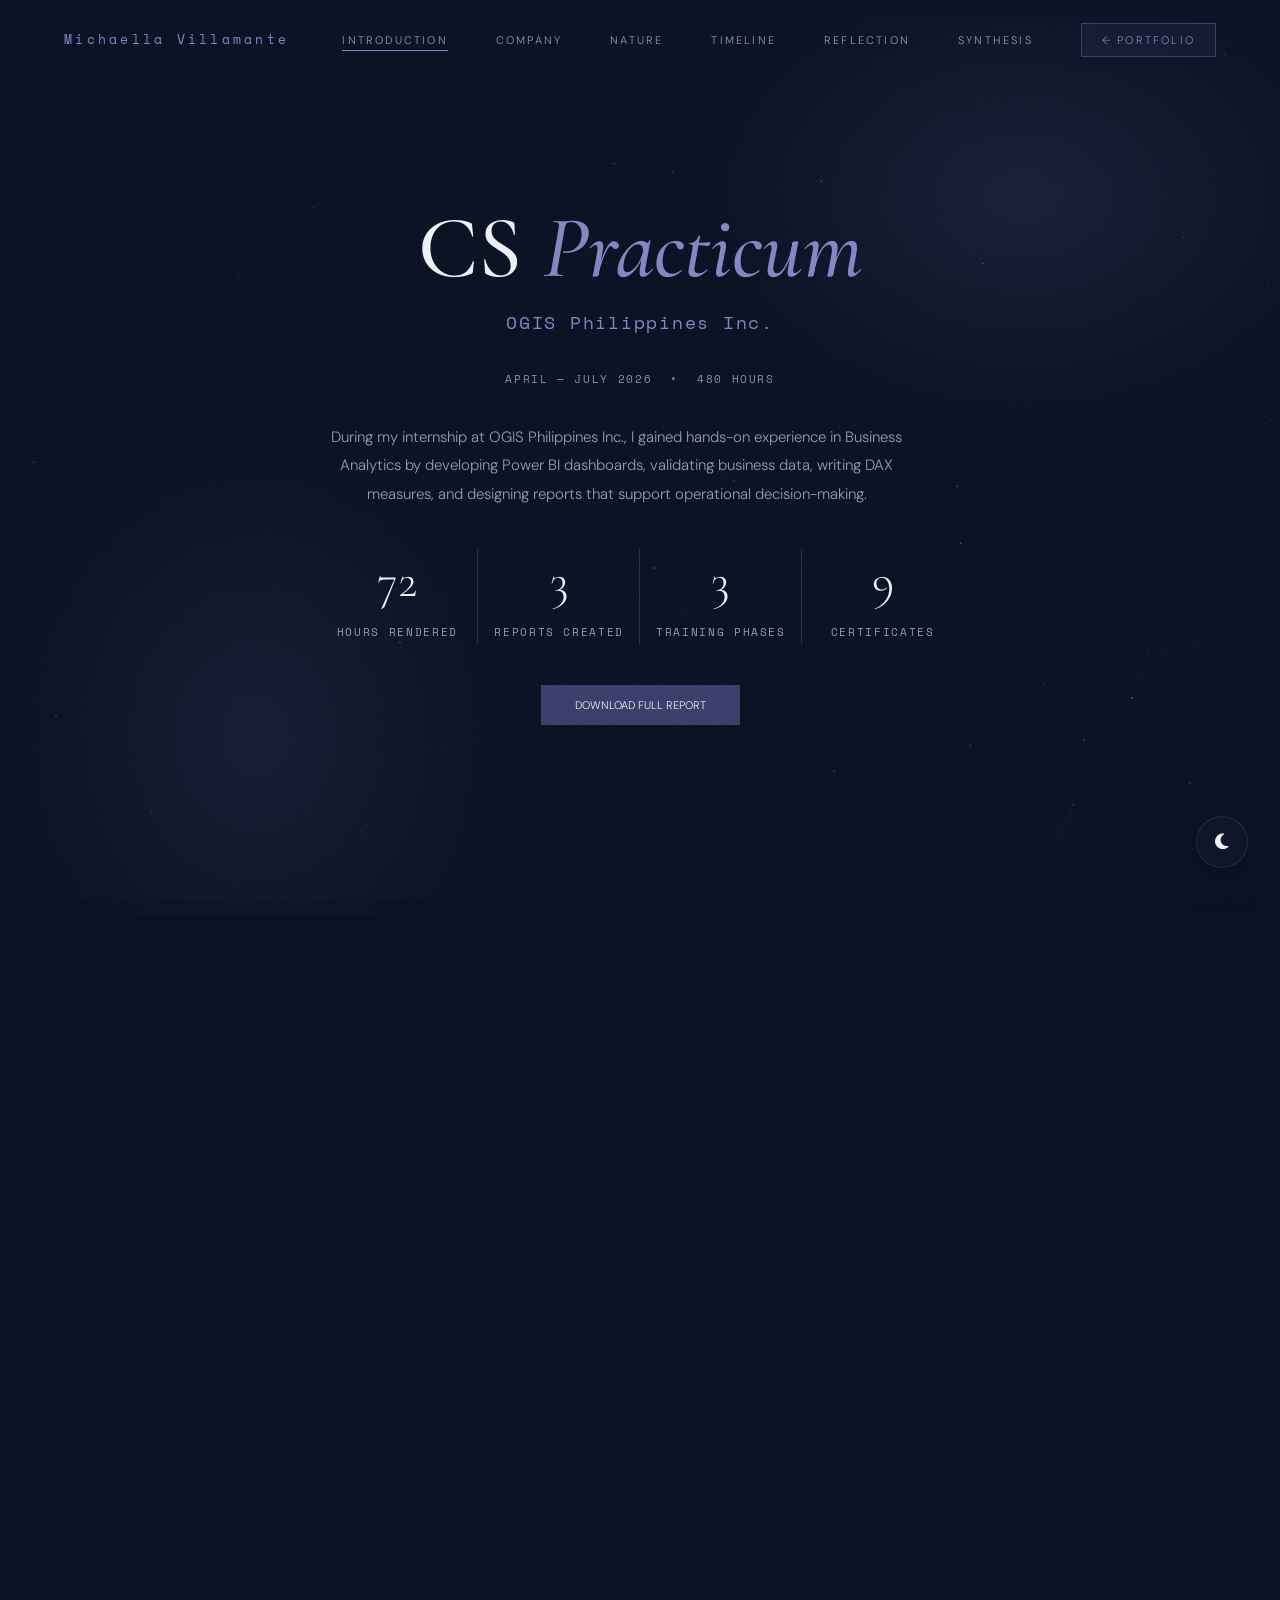
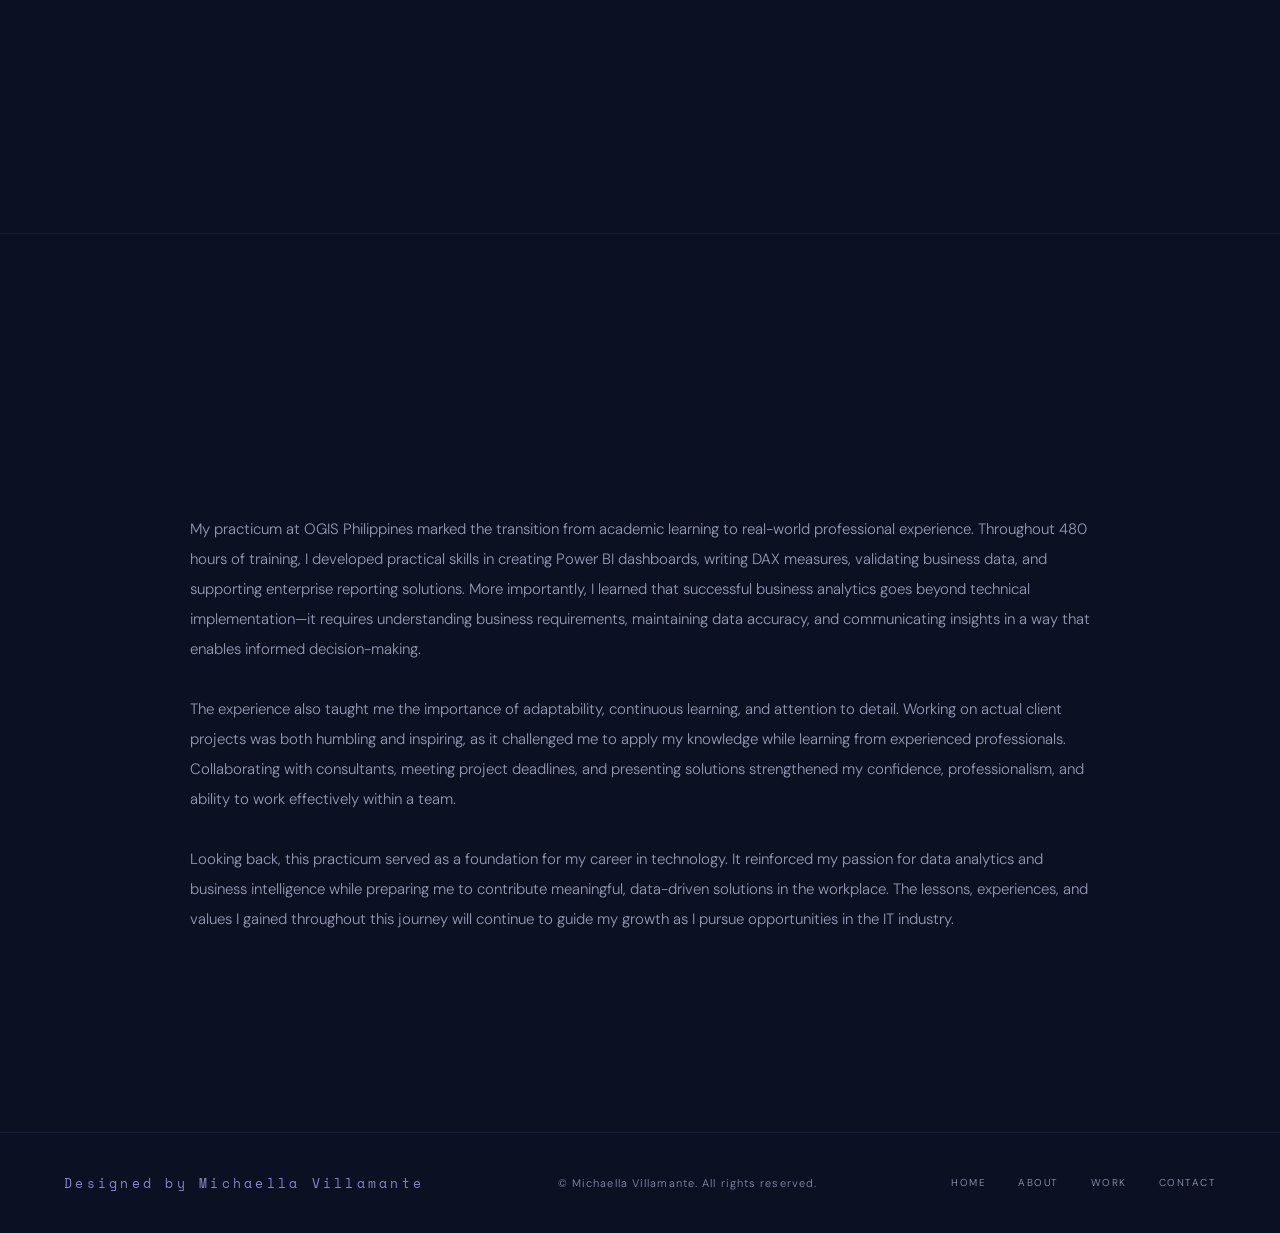
<file: pages/practicum.html>
<!DOCTYPE html>
<html lang="en">

<head>
    <script>
        (function () {
            var saved = localStorage.getItem('theme');
            if (saved === 'light') document.documentElement.setAttribute('data-theme', 'light');
        })();
    </script>
    <meta charset="UTF-8">
    <meta name="viewport" content="width=device-width, initial-scale=1.0">
    <title>CS Practicum — Michaella Villamante</title>
    <link
        href="https://fonts.googleapis.com/css2?family=Cormorant+Garamond:ital,wght@0,300;0,400;0,600;1,300;1,400&family=DM+Sans:wght@300;400;500&family=Space+Mono:wght@400;700&display=swap"
        rel="stylesheet">
    <link rel="stylesheet" href="https://cdnjs.cloudflare.com/ajax/libs/font-awesome/6.5.0/css/all.min.css">
    <link rel="icon" type="image/png" sizes="512x512" href="assets/img/cat.png">
    <link rel="stylesheet" href="/main.css">
    <link rel="stylesheet" href="/assets/css/practicum.css">
</head>

<body>

    <div class="nav-overlay" id="navOverlay"></div>

    <nav id="nav">
        <a href="index.html#home" class="nav-logo">Michaella Villamante</a>
        <div class="hamburger" id="hamburger">
            <span></span>
            <span></span>
            <span></span>
        </div>
        <ul class="nav-links">
            <li><a href="#intro">Introduction</a></li>
            <li><a href="#company">Company</a></li>
            <li><a href="#nature">Nature</a></li>
            <li><a href="#timeline">Timeline</a></li>
            <li><a href="#reflection">Reflection</a></li>
            <li><a href="#synthesis">Synthesis</a></li>
            <li><a href="../index.html" class="nav-link-box">← Portfolio</a></li>
        </ul>
    </nav>

    <button class="theme-toggle" id="themeToggle" aria-label="Toggle light mode">
        <i class="fas fa-moon"></i>
        <i class="fas fa-sun"></i>
    </button>

    <!-- ================= HERO ================= -->

    <section class="hero" id="intro">
        <div class="hero-bg"></div>
        <canvas id="particles"></canvas>
        <div class="hero-content">
            <h1 class="hero-title">
                CS <em>Practicum</em>
            </h1>
            <h3 class="hero-company">
                OGIS Philippines Inc.
            </h3>
            <div class="hero-meta">
                <span>APRIL — JULY 2026</span>
                <span>•</span>
                <span>480 HOURS</span>
            </div>
            <p class="hero-description">
                During my internship at OGIS Philippines Inc., I gained
                hands-on experience in Business Analytics by developing
                Power BI dashboards, validating business data,
                writing DAX measures, and designing reports that support
                operational decision-making.
            </p>

            <!-- Statistics -->

            <div class="summary-grid">

                <div class="summary-card">
                    <h2 data-target="480" data-suffix="+">480</h2>
                    <span>Hours Rendered</span>
                </div>

                <div class="summary-card">
                    <h2 data-target="3">3</h2>
                    <span>Reports Created</span>
                </div>

                <div class="summary-card">
                    <h2 data-target="3">3</h2>
                    <span>Training Phases</span>
                </div>

                <div class="summary-card">
                    <h2 data-target="20">20</h2>
                    <span>Certificates</span>
                </div>

            </div>
            <div class="hero-buttons">
                <a href="/assets/pdf/report.pdf" class="btn-fill">
                    Download Full Report
                </a>
            </div>
    </section>

    <!-- ================= ABOUT ================= -->

    <section class="section" id="company">

        <div class="container company-grid">

            <div class="reveal-left">

                <div class="section-eyebrow">
                    About the Company
                </div>

                <h2 class="section-title">
                    OGIS <em>Philippines</em>
                </h2>

                <p>
                    OGIS Philippines Inc. is an information technology
                    company based in Makati City, Philippines. It specializes in enterprise solutions,
                    digital transformation, Business Intelligence,
                    and data analytics.Backed by the expertise of OGIS-RI Japan, the company helps organizations
                    streamline operations, improve decision-making, and accelerate business growth through innovative,
                    technology-driven solutions. With over 200 specialists and decades of combined industry experience,
                    OGIS Philippines serves businesses across various industries by delivering scalable and
                    purpose-built digital solutions.
                </p>

            </div>

            <div class="company-card reveal">

                <div class="company-item">
                    <i class="fa-solid fa-building"></i>
                    <div>
                        <span>Industry</span>
                        <h4>Information Technology</h4>
                    </div>
                </div>

                <div class="company-item">
                    <i class="fa-solid fa-diagram-project"></i>
                    <div>
                        <span>Department</span>
                        <h4>Fasttrack Data Solutions</h4>
                    </div>
                </div>

                <div class="company-item">
                    <i class="fa-solid fa-user-tie"></i>
                    <div>
                        <span>Role</span>
                        <h4>Business Analyst Intern</h4>
                    </div>
                </div>

                <div class="company-item">
                    <i class="fa-solid fa-clock"></i>
                    <div>
                        <span>Duration</span>
                        <h4>480 Hours</h4>
                    </div>
                </div>

            </div>

        </div>

    </section>

    <!-- ================= NATURE ================= -->

    <section class="section" id="nature">

        <div class="section-header reveal">
            <div class="section-eyebrow">
                Nature of Practicum
            </div>

            <h2 class="section-title">
                Internship <em>Responsibilities</em>
            </h2>

            <p class="section-description reveal">
                As a Business Analyst Intern at OGIS Philippines,
                I supported the development and enhancement of enterprise Power BI dashboards used for business
                reporting and decision-making.
                My work involved creating interactive visualizations, developing dynamic DAX calculations, validating
                data against source systems,
                and assisting in dashboard testing before deployment.
                These responsibilities strengthened my understanding of business intelligence, data modeling, report
                optimization,
                and collaborative software development within an enterprise setting.
            </p>


            <!-- Responsibilities -->

            <div class="responsibility-grid">

                <article class="responsibility-card reveal">
                    <div class="responsibility-icon"><i class="fa-solid fa-chart-pie"></i></div>
                    <h3>Power BI Dashboard Development</h3>
                    <p>
                        Designed interactive dashboards,
                        KPI cards, slicers,
                        drill-through pages,
                        and executive reports.
                    </p>
                </article>

                <article class="responsibility-card reveal">
                    <div class="responsibility-icon"><i class="fa-solid fa-square-root-variable"></i></div>
                    <h3>DAX Development</h3>
                    <p>
                        Developed calculated measures,
                        dynamic KPIs,
                        latest-value calculations,
                        and business metrics using DAX.
                    </p>
                </article>

                <article class="responsibility-card reveal">
                    <div class="responsibility-icon"><i class="fa-solid fa-circle-check"></i></div>
                    <h3>Business Data Validation</h3>
                    <p>
                        Validated dashboard outputs against
                        source spreadsheets and
                        SharePoint data before deployment.
                    </p>
                </article>

                <article class="responsibility-card reveal">
                    <div class="responsibility-icon"><i class="fa-solid fa-layer-group"></i></div>
                    <h3>Report Navigation</h3>
                    <p>
                        Improved dashboard layouts,
                        navigation,
                        bookmarks,
                        and user experience for business users.
                    </p>
                </article>

            </div>

        </div>

    </section>

    <!-- ================= TIMELINE ================= -->

    <section class="section" id="timeline">

        <div class="container">

            <div class="section-eyebrow reveal">
                Internship Timeline
            </div>

            <h2 class="section-title reveal">
                Journey & <em>Progress</em>
            </h2>

            <div class="timeline-track">

                <div class="timeline-seg reveal">
                    <div class="timeline-callout callout-top">
                        <i class="fa-solid fa-seedling"></i>
                        <h3>General IT Training</h3>
                        <p>
                            Company orientation, workplace standards,
                            soft skills, and technical foundations.
                        </p>
                    </div>
                    <span class="seg-label">Week 1</span>
                </div>

                <div class="timeline-seg reveal">
                    <div class="timeline-callout callout-bottom">
                        <i class="fa-solid fa-chalkboard-user"></i>
                        <h3>Product Training</h3>
                        <p>
                            Power BI, SharePoint, reporting
                            standards, and enterprise workflows.
                        </p>
                    </div>
                    <span class="seg-label">Week 2</span>
                </div>

                <div class="timeline-seg reveal">
                    <div class="timeline-callout callout-top">
                        <i class="fa-solid fa-chart-line"></i>
                        <h3>Work Immersion</h3>
                        <p>
                            Dashboard development, report enhancement,
                            DAX implementation, and data validation.
                        </p>
                    </div>
                    <span class="seg-label">Week 3-12</span>
                </div>

                <div class="timeline-seg reveal">
                    <div class="timeline-callout callout-bottom">
                        <i class="fa-solid fa-flag-checkered"></i>
                        <h3>Project Completion</h3>
                        <p>
                            Final presentation, case study, documentation,
                            and evaluation.
                        </p>
                    </div>
                    <span class="seg-label">Final Week</span>
                </div>

            </div>

        </div>

    </section>

    <!-- ================= REFLECTION ================= -->

    <section class="section" id="reflection">

        <div class="container">
            <div class="section-eyebrow reveal">
                Reflection
            </div>
            <h2 class="section-title reveal">
                Overall<em> Synthesis</em>
            </h2>
            <div class="reflection-block">
                <p>My practicum at OGIS Philippines marked the transition from academic learning to real-world
                    professional experience. Throughout 480 hours of training, I developed practical
                    skills in creating Power BI dashboards, writing DAX measures, validating
                    business data, and supporting enterprise reporting solutions. More importantly, I learned that
                    successful business analytics goes beyond technical implementation—it requires understanding
                    business requirements, maintaining data accuracy, and communicating insights in a way that enables
                    informed decision-making. <br><br>

                    The experience also taught me the importance of adaptability, continuous learning, and attention to detail. 
                    Working on actual client projects was both humbling and inspiring, as it challenged me to apply my knowledge while learning from experienced professionals. 
                    Collaborating with consultants, meeting project deadlines, and presenting solutions strengthened my confidence, professionalism, and ability to work effectively within a team.

                    <br><br>
                    Looking back, this practicum served as a foundation for
                    my career in technology. It reinforced my passion for data analytics and business intelligence while
                    preparing me to contribute meaningful, data-driven solutions in the workplace. The lessons,
                    experiences, and values I gained throughout this journey will continue to guide my growth as I
                    pursue opportunities in the IT industry.</p>
            </div>
    </section>

    <!-- ================= FOOTER ================= -->

    <footer>
        <div class="footer-logo">Designed by Michaella Villamante</div>
        <div class="footer-copy">© Michaella Villamante. All rights reserved.</div>
        <div class="footer-links">
            <a href="index.html#home">Home</a>
            <a href="index.html#about">About</a>
            <a href="index.html#projects">Work</a>
            <a href="index.html#contact">Contact</a>
        </div>
    </footer>

    <script src="../practicum.js"></script>

</body>

</html>
</file>
<file: main.css>
:root {
    --chinese-black: #0A1123;
    --american-blue: #3A3E6C;
    --ube: #8387C3;
    --cadet-grey: #959BB5;
    --cool-grey: #8A8CAC;
    --white: #F0F0F8;
    --accent: #8387C3;
    --glow: rgba(131, 135, 195, 0.18);
}

html[data-theme="light"] {
    --chinese-black: #F5F2FB;
    --american-blue: #3A3E6C;
    --ube: #8387C3;
    --cadet-grey: #959BB5;
    --cool-grey: #8A8CAC;
    --white: #3A3E6C;
    --accent: #8387C3;
    --glow: rgba(131, 135, 195, 0.18);
}

html[data-theme="light"] body {
    background: #F5F2FB;
}

html[data-theme="light"] nav.scrolled {
    background: rgba(245, 242, 251, .82);
    backdrop-filter: blur(16px);
    border-color: rgba(117, 99, 216, .12);
}

html[data-theme="light"] .nav-overlay {
    background: rgba(20, 23, 46, 0.25);
}

/* html[data-theme="light"] .nav-links {
    background: rgba(245, 242, 251, .97);
} */

html {
    transition:
        background-color 0.45s ease,
        color 0.45s ease;
}

body,
body::before,
body::after,
nav,
section,
button,
a,
input,
textarea,
.proj-card,
.cert-card,
.sk,
.company-card,
.stat-card,
.proj-thumb,
.about-img-placeholder,
.about-tag,
.cert-tab,
.cert-arrow,
.contact-link,
.contact-link-icon,
.theme-toggle,
.hero-bg,
.hero-socials a {
    transition:
        background-color .45s ease,
        color .45s ease,
        border-color .45s ease,
        box-shadow .45s ease,
        filter .45s ease,
        opacity .45s ease;
}

html[data-theme="light"] body::before {
    background:
        radial-gradient(circle at 10% 10%,
            rgba(161, 138, 255, .12),
            transparent 35%),

        radial-gradient(circle at 90% 0%,
            rgba(130, 110, 220, .08),
            transparent 28%),

        radial-gradient(circle at 80% 80%,
            rgba(196, 183, 255, .08),
            transparent 30%),

        linear-gradient(rgba(110, 90, 180, .02) 1px, transparent 1px),
        linear-gradient(90deg, rgba(110, 90, 180, .02) 1px, transparent 1px);
}

html[data-theme="light"] .btn-fill {
    background: #3A3E6C;
    color: white;
}

html[data-theme="light"] .btn-fill:hover {
    background: #6553C5;
}

html[data-theme="light"] .form-input,
html[data-theme="light"] .form-textarea {
    background: rgba(117, 99, 216, .06);
    border-color: rgba(117, 99, 216, .12);
}

html[data-theme="light"] .proj-card,
html[data-theme="light"] .cert-card,
html[data-theme="light"] .sk,
html[data-theme="light"] .stat-card,
html[data-theme="light"] .company-card {
    background: #FCFAFF;
    border: 1px solid rgba(117, 99, 216, .08);
    box-shadow:
        0 12px 28px rgba(82, 62, 140, .06);
}

html[data-theme="light"] .nav-links .nav-link-box {
    background: rgba(117, 99, 216, .08);
}

html[data-theme="light"] .nav-links .nav-link-box:hover {
    background: var(--american-blue);
    color: #fff;
}

html[data-theme="light"] .hamburger span {
    background: var(--white);
}

html[data-theme="light"] .about-img-placeholder {
    background: linear-gradient(145deg, #C9BFF2 0%, #F5F2FB 100%);
}

html[data-theme="light"] .about-img-frame {
    border-color: rgba(117, 99, 216, .25);
}

html[data-theme="light"] .about-tag {
    color: #FFFFFF;
}

html[data-theme="light"] .about-stats {
    border-top-color: rgba(117, 99, 216, .18);
}

html[data-theme="light"] #skills {
    background: linear-gradient(180deg, #F5F2FB 0%, #EDE7FA 100%);
}

html[data-theme="light"] .skill-category-label::after {
    background: linear-gradient(to right, rgba(117, 99, 216, .25), transparent);
}

html[data-theme="light"] .sk {
    background: #FCFAFF;
    border-color: rgba(117, 99, 216, .14);
}

html[data-theme="light"] .sk:hover {
    background: #F1ECFC;
    border-color: rgba(117, 99, 216, .35);
    box-shadow: 0 16px 36px rgba(82, 62, 140, .1);
}

html[data-theme="light"] .proj-card:hover {
    border-color: rgba(117, 99, 216, .35);
    box-shadow: 0 16px 36px rgba(82, 62, 140, .1);
}

html[data-theme="light"] .proj-title {
    color: var(--ube);
}

html[data-theme="light"] .proj-card:hover .proj-title {
    color: var(--american-blue);
}

html[data-theme="light"] .proj-tech span {
    color: var(--american-blue);
}

html[data-theme="light"] .proj-card:hover .proj-desc {
    color: #4b4f70;
}

html[data-theme="light"] .proj-card:hover .proj-tag,
html[data-theme="light"] .proj-card:hover .proj-year {
    color: #6a6ea2;
}

html[data-theme="light"] .proj-thumb,
html[data-theme="light"] .proj-card:nth-child(odd) .proj-thumb {
    background: linear-gradient(135deg, #fafafa, #ccc5ef);
}

html[data-theme="light"] .proj-tech span {
    border-color: rgba(117, 99, 216, .35);
}

html[data-theme="light"] .projects-slider::-webkit-scrollbar-track {
    background: rgba(117, 99, 216, .1);
}

html[data-theme="light"] .projects-slider::-webkit-scrollbar-thumb {
    background: rgba(117, 99, 216, .35);
}

html[data-theme="light"] .cert-tab {
    border-color: rgba(101, 86, 186, 0.25);
}

html[data-theme="light"] .cert-card:hover {
    border-color: rgba(117, 99, 216, .25);
}

html[data-theme="light"] .cert-tab.active {
    background: rgba(117, 99, 216, .14);
    border-color: var(--ube);
}

html[data-theme="light"] .cert-arrow {
    background: rgba(117, 99, 216, .06);
    border-color: rgba(117, 99, 216, .2);
}

html[data-theme="light"] .cert-arrow:hover {
    background: var(--ube);
    border-color: var(--ube);
}

html[data-theme="light"] .cert-arrow.disabled:hover {
    background: rgba(117, 99, 216, .06);
    border-color: rgba(117, 99, 216, .2);
}

html[data-theme="light"] .contact-link {
    border-bottom-color: rgba(117, 99, 216, .2);
}

html[data-theme="light"] .contact-link-icon {
    border-color: var(--american-blue);
}

html[data-theme="light"] .submit-btn {
    background: var(--american-blue);
    color: #fff;
}

html[data-theme="light"] footer {
    border-top-color: rgba(117, 99, 216, .18);
}

html[data-theme="light"] body::after {
    opacity: 0.015;
}

/* ---------- THEME TOGGLE ---------- */
.theme-toggle {
    position: fixed;
    right: 32px;
    bottom: 32px;

    width: 52px;
    height: 52px;

    border-radius: 50%;
    border: 1px solid rgba(131, 135, 195, .18);

    background: rgba(18, 24, 42, .78);
    backdrop-filter: blur(14px);

    display: flex;
    align-items: center;
    justify-content: center;

    color: var(--white);
    font-size: 18px;

    cursor: pointer;
    z-index: 9999;

    transition: .35s;
    box-shadow:
        0 12px 35px rgba(0, 0, 0, .22);
}

.theme-toggle:hover {
    transform: translateY(-4px) scale(1.08) rotate(-8deg);
    border-color: var(--ube);
    background: var(--american-blue);
}

.theme-toggle::before {
    content: '';
    position: absolute;
    inset: -6px;
    border-radius: 50%;
    background: radial-gradient(circle, var(--ube) 0%, transparent 70%);
    opacity: 0;
    transition: opacity .4s;
    z-index: -1;
}

.theme-toggle:hover::before {
    opacity: .35;
    animation: togglePulse 1.6s ease-in-out infinite;
}

@keyframes togglePulse {

    0%,
    100% {
        transform: scale(1);
    }

    50% {
        transform: scale(1.18);
    }
}

.theme-toggle i {
    position: absolute;
    transition: transform .5s cubic-bezier(.34, 1.56, .64, 1), opacity .35s;
}

.theme-toggle .fa-sun {
    opacity: 0;
    transform: rotate(90deg) scale(.4);
}

.theme-toggle .fa-moon {
    opacity: 1;
    transform: rotate(0deg) scale(1);
}

html[data-theme="light"] .theme-toggle {
    background: rgba(237, 232, 250, .9);
    color: #6E58D6;
    border-color: rgba(117, 99, 216, .22);
    box-shadow: 0 12px 30px rgba(110, 88, 214, .18);
}

html[data-theme="light"] .theme-toggle .fa-sun {
    opacity: 1;
    transform: rotate(0deg) scale(1);
}

html[data-theme="light"] .theme-toggle .fa-moon {
    opacity: 0;
    transform: rotate(-90deg) scale(.4);
}

body::before,
.hero-bg {
    transition:
        background .6s ease,
        opacity .6s ease;
}

body,
nav,
.company-card,
.stat-card,
.responsibility-card,
.timeline-item::before,
.cert-card,
.proj-card,
.sk,
.proj-thumb,
.about-img-placeholder,
.about-tag,
.cert-tab,
.cert-arrow,
.contact-link,
.contact-link-icon,
.form-input,
.form-textarea,
footer,
.nav-links .nav-link-box {
    transition: background-color .4s ease, border-color .4s ease, color .4s ease, box-shadow .4s ease;
}

*,
*::before,
*::after {
    margin: 0;
    padding: 0;
    box-sizing: border-box;
}


body {
    background: var(--chinese-black);
    color: var(--white);
    font-family: 'DM Sans', sans-serif;
    font-weight: 300;
    overflow-x: hidden;
}

/* Nav */
nav {
    position: fixed;
    top: 0;
    left: 0;
    right: 0;
    z-index: 100;
    display: flex;
    align-items: center;
    justify-content: space-between;
    padding: 28px 64px;
    transition: background .4s, border-color .4s;
    border-bottom: 1px solid transparent;
}

nav.scrolled {
    background: rgba(10, 17, 35, 0.96);
    backdrop-filter: blur(14px);
    padding: 18px 64px;
    border-color: rgba(58, 62, 108, .3);
}

.nav-logo {
    font-family: 'Space Mono', monospace;
    font-size: 13px;
    letter-spacing: 0.25em;
    color: var(--ube);
    text-decoration: none;
}

.nav-links {
    display: flex;
    gap: 48px;
    list-style: none;
}

.nav-links a {
    font-size: 11px;
    letter-spacing: 0.2em;
    text-transform: uppercase;
    color: var(--cadet-grey);
    text-decoration: none;
    transition: 0.3s;
    position: relative;
    padding-bottom: 4px;
}

.nav-links a:hover,
.nav-links a:active {
    color: var(--white);
}

.nav-links a::after {
    content: '';
    position: absolute;
    bottom: 0;
    left: 0;
    width: 0;
    height: 1px;
    background: var(--ube);
    transition: width .3s;
}

.nav-links a:hover::after,
.nav-links a.active::after {
    width: 100%;
}

.nav-links .nav-link-box {
    padding: 9px 20px;
    border: 1px solid var(--american-blue);
    background: rgba(58, 62, 108, 0.18);
    color: var(--ube);
    transition: border-color .3s, background .3s, color .3s, transform .3s;
}

.nav-links .nav-link-box::after {
    display: none;
}

.nav-links .nav-link-box:hover {
    border-color: var(--ube);
    background: var(--american-blue);
    color: var(--white);
    transform: translateY(-2px);
}

.hamburger {
    display: none;
    flex-direction: column;
    gap: 5px;
    cursor: pointer;
    z-index: 200;
}

.hamburger span {
    width: 24px;
    height: 2px;
    background: var(--white);
    transition: 0.3s;
}

.hamburger.active span:nth-child(1) {
    transform: rotate(45deg) translateY(7px);
}

.hamburger.active span:nth-child(2) {
    opacity: 0;
}

.hamburger.active span:nth-child(3) {
    transform: rotate(-45deg) translateY(-7px);
}

.nav-overlay {
    display: none;
    position: fixed;
    inset: 0;
    background: rgba(10, 17, 35, 0.5);
    z-index: 99;
    opacity: 0;
    transition: opacity 0.35s ease;
}

.nav-overlay.active {
    opacity: 1;
}

/* Sections */
section {
    position: relative;
}

/* Hero */
#home {
    min-height: 100vh;
    display: flex;
    flex-direction: column;
    align-items: center;
    justify-content: center;
    text-align: center;
    overflow: hidden;
    padding: 0 32px;
}


.hero-bg {
    position: absolute;
    inset: 0;
    z-index: 0;
    background:
        radial-gradient(ellipse 60% 60% at 50% 40%, rgba(58, 62, 108, 0.45) 0%, transparent 0%),
        radial-gradient(ellipse 40% 40% at 80% 20%, rgba(131, 135, 195, 0.12) 0%, transparent 60%),
        radial-gradient(ellipse 30% 50% at 20% 80%, rgba(131, 135, 195, 0.1) 0%, transparent 60%);
}

html[data-theme="light"] .hero-bg {
    background:
        radial-gradient(ellipse 90% 80% at 50% 25%,
            rgba(168, 155, 255, .18) 0%,
            rgba(168, 155, 255, .08) 35%,
            transparent 75%);
}


html[data-theme="light"] #fairy {
    filter:
        drop-shadow(0 0 4px rgba(131, 135, 195, .7)) drop-shadow(0 0 10px rgba(131, 135, 195, .6)) drop-shadow(0 0 18px rgba(101, 83, 197, .45));
}

#particles {
    position: absolute;
    inset: 0;
    width: 100%;
    height: 100%;
    z-index: 1;
    pointer-events: none;
}

@keyframes orbSpin {
    from {
        filter: blur(2px) hue-rotate(0deg);
    }

    to {
        filter: blur(2px) hue-rotate(360deg);
    }
}

.hero-name-wrapper {
    position: relative;
    display: inline-block;
}

@keyframes glow {
    from {
        transform: translateY(-50%) scale(1);
    }

    to {
        transform: translateY(-50%) scale(1.35);
    }
}

.hero-label {
    font-family: 'Space Mono', monospace;
    font-size: 15px;
    letter-spacing: 0.4em;
    color: var(--ube);
    margin-bottom: 14px;
    opacity: 0;
    animation: fadeUp 1s ease 0.4s forwards;
}

.hero-name {
    font-family: 'Cormorant Garamond', serif;
    font-size: clamp(52px, 10vw, 96px);
    font-weight: 400;
    line-height: 0.95;
    letter-spacing: -0.02em;
    color: var(--white);
    opacity: 0;
    animation: fadeUp 1s ease 0.4s forwards;
    /* opacity: 0; */
}

.hero-name em {
    color: var(--ube);
    font-style: italic;
}

.hero-sub {
    font-size: 11px;
    letter-spacing: 0.35em;
    text-transform: uppercase;
    color: var(--cadet-grey);
    margin-top: 20px;
    opacity: 0;
    animation: fadeUp 1s ease 0.85s forwards;
}

.hero-cta {
    margin-top: 52px;
    display: flex;
    gap: 20px;
    opacity: 0;
    animation: fadeUp 1s ease 1.1s forwards;
}

.hero-socials {
    margin-top: 36px;
    display: flex;
    gap: 22px;
    opacity: 0;
    animation: fadeUp 1s ease 1.3s forwards;
}

.hero-socials a {
    width: 42px;
    height: 42px;
    display: flex;
    align-items: center;
    justify-content: center;
    border-radius: 50%;
    border: 1px solid var(--american-blue);
    color: var(--cadet-grey);
    font-size: 15px;
    text-decoration: none;
    transition: all .3s;
}

.hero-socials a:hover {
    border-color: var(--ube);
    color: var(--white);
    background: var(--glow);
    transform: translateY(-3px);
}

.btn-outline {
    padding: 13px 34px;
    border: 1px solid var(--american-blue);
    color: var(--cadet-grey);
    font-size: 11px;
    letter-spacing: 0.2em;
    text-transform: uppercase;
    text-decoration: none;
    transition: all 0.3s;
    background: transparent;
    cursor: pointer;
}

.btn-outline:hover {
    border-color: var(--ube);
    color: var(--white);
    background: var(--glow);
}

.btn-fill {
    padding: 13px 34px;
    background: var(--american-blue);
    color: var(--white);
    font-size: 11px;
    text-transform: uppercase;
    text-decoration: none;
    transition: all 0.3s;
    cursor: pointer;
}

.btn-fill:hover {
    background: var(--ube);
}

.scroll-indicator {
    position: absolute;
    bottom: 40px;
    left: 50%;
    transform: translateX(-50%);
    display: flex;
    flex-direction: column;
    align-items: center;
    gap: 8px;
    opacity: 0.4;
    animation: fadeUp 1s ease 1.5s forwards, bounce 2s ease 2s infinite;
}

.scroll-indicator span {
    font-size: 9px;
    letter-spacing: 0.3em;
    text-transform: uppercase;
    color: var(--cadet-grey);
}

.scroll-line {
    width: 1px;
    height: 40px;
    background: var(--ube);
}

@keyframes bounce {

    0%,
    100% {
        transform: translateX(-50%) translateY(0);
    }

    50% {
        transform: translateX(-50%) translateY(8px);
    }
}

@keyframes fadeUp {
    from {
        opacity: 0;
        transform: translateY(24px);
    }

    to {
        opacity: 1;
        transform: translateY(0);
    }
}

/*----ABOUT----*/
#about {
    display: grid;
    grid-template-columns: 1fr 1fr;
    align-items: center;
    padding: 120px 64px;
    gap: 80px;
}

.about-image-wrap {
    position: relative;
}

.about-img {
    width: 70%;
    height: auto;
    object-fit: cover;
    aspect-ratio: 3/4;
    border-radius: 2px;
}

.about-img-placeholder {
    width: 100%;
    aspect-ratio: 3/4;
    background: linear-gradient(145deg, var(--american-blue) 0%, var(--chinese-black) 100%);
    position: relative;
    overflow: hidden;
}

.about-img-placeholder::before {
    content: '';
    position: absolute;
    inset: 0;
    background:
        radial-gradient(ellipse 70% 70% at 60% 30%, rgba(131, 135, 195, 0.25) 0%, transparent 65%);
}

.about-img-frame {
    position: absolute;
    bottom: -20px;
    right: 80px;
    width: 80%;
    height: 80%;
    border: 1px solid var(--american-blue);
    z-index: -1;
}

.about-tag {
    position: absolute;
    top: 32px;
    left: -24px;
    background: var(--american-blue);
    padding: 12px 20px;
    font-family: 'Space Mono', monospace;
    font-size: 10px;
    letter-spacing: 0.2em;
    color: var(--ube);
}

.section-eyebrow {
    font-family: 'Space Mono', monospace;
    font-size: 10px;
    letter-spacing: 0.35em;
    text-transform: uppercase;
    color: var(--ube);
    margin-bottom: 20px;
    display: flex;
    align-items: center;
    gap: 12px;
}

.section-eyebrow::before {
    content: '';
    width: 32px;
    height: 1px;
    background: var(--ube);
}

.section-title {
    font-family: 'Cormorant Garamond', serif;
    font-size: clamp(36px, 5vw, 64px);
    font-weight: 300;
    line-height: 1.05;
    color: var(--white);
    margin-bottom: 28px;
}

.section-title em {
    color: var(--ube);
    font-size: italic;
}

.about-text {
    color: var(--cadet-grey);
    font-size: 15px;
    line-height: 1.8;
    margin-bottom: 20px;
}

.about-stats {
    display: grid;
    grid-template-columns: repeat(3, 1fr);
    gap: 24px;
    margin-top: 48px;
    padding-top: 40px;
    border-top: 1px solid rgba(58, 62, 108, 0.5);
}

.stat-num {
    font-family: 'Cormorant Garamond', serif;
    font-size: 42px;
    font-weight: 300;
    color: var(--white);
}

.stat-label {
    font-size: 10px;
    letter-spacing: 0.2em;
    text-transform: uppercase;
    color: var(--ube);
    margin-top: 4px;
}


/*----SKILLS----*/
#skills {
    padding: 120px 64px;
    background: linear-gradient(180deg, var(--chinese-black) 0%, #0d1628 100%);
}

.skills-header {
    text-align: center;
    margin-bottom: 80px;
}

.skill-category {
    margin-bottom: 64px;
}

.skill-category:last-child {
    margin-bottom: 0;
}

.skill-category-label {
    font-family: 'Space Mono', monospace;
    font-size: 10px;
    letter-spacing: .35em;
    text-transform: uppercase;
    color: var(--ube);
    margin-bottom: 28px;
    display: flex;
    align-items: center;
    justify-content: center;
    gap: 14px;
}

.skill-category-label::before,
.skill-category-label::after {
    content: '';
    flex: 1;
    height: 1px;
    background: rgba(131, 135, 195, .3);
}

.skill-icons {
    display: flex;
    flex-wrap: wrap;
    gap: 12px;
    justify-content: center;
}

.sk {
    width: 130px;
    height: 130px;
    background: rgba(58, 62, 108, .12);
    border: 1px solid rgba(58, 62, 108, .3);
    border-radius: 12px;
    display: flex;
    flex-direction: column;
    align-items: center;
    justify-content: center;
    gap: 10px;
    position: relative;
    overflow: hidden;
    transition: transform .35s cubic-bezier(.22, 1, .36, 1), border-color .35s, background .35s, box-shadow .35s;
}


.sk:hover::before {
    transform: scaleX(1);
}

.sk:hover {
    background: rgba(58, 62, 108, .25);
    border-color: rgba(131, 135, 195, .45);
    transform: translateY(-6px) scale(1.04);
    box-shadow: 0 16px 40px rgba(0, 0, 0, .5);
}

.sk-icon {
    width: 44px;
    height: 44px;
    display: flex;
    align-items: center;
    justify-content: center;
    flex-shrink: 0;
}

.sk-icon img {
    transition: transform 0.3s ease;
}

.sk:hover .sk-icon img {
    transform: translateY(-4px) scale(1.1);
}

.sk-name {
    font-family: 'Space Mono', monospace;
    font-size: 9px;
    letter-spacing: .1em;
    color: var(--cool-grey);
    text-align: center;
    transition: color .3s;
    line-height: 1.3;
}

.sk:hover .sk-name {
    color: var(--white);
}

/*----PROJECTS----*/
#projects {
    padding: 120px 64px;
}

.projects-header {
    display: flex;
    justify-content: space-between;
    align-items: flex-end;
    margin-bottom: 24px;
}

.projects-slider {
    display: flex;
    flex-direction: column;
    gap: 24px;
    animation: fadeSlider .4s ease forwards;
}

@keyframes fadeSlider {
    from {
        opacity: 0;
        transform: translateY(15px);
    }

    to {
        opacity: 1;
        transform: translateY(0);
    }
}

.projects-row {
    overflow-x: auto;
    overflow-y: hidden;
    -webkit-overflow-scrolling: touch;
    scrollbar-width: none;
}

.projects-row::-webkit-scrollbar {
    display: none;
}

.projects-track {
    display: flex;
    gap: 24px;
    width: max-content;
}

.proj-card {
    flex: 0 0 clamp(300px, 28vw, 380px);
}

.projects-row:active {
    cursor: grabbing;
}


.proj-card {
    background: rgba(58, 62, 108, 0.08);
    border: 1px solid rgba(58, 62, 108, 0.25);
    overflow: hidden;
    display: flex;
    flex-direction: column;
    height: 100%;
    border-radius: 10px;
    position: relative;
    transform-style: preserve-3d;
    transition: transform .15s ease, box-shadow .25 ease, border-color .3s;
    will-change: transform;
    cursor: pointer;
}

.tilt-shine {
    position: absolute;
    inset: 0;
    background: radial-gradient(circle at var(--tx, 50%) var(--ty, 50%), rgba(131, 135, 195, .15) 0%, transparent 55%);
    opacity: 0;
    transition: opacity 0.2s;
    pointer-events: none;
    z-index: 3;
}

.proj-card:hover .tilt-shine {
    opacity: 1;
}

.proj-tech {
    display: flex;
    flex-wrap: wrap;
    gap: 6px;
    margin-top: 14px;
}

.proj-tech span {
    font-family: 'Space Mono', monospace;
    font-size: 9px;
    letter-spacing: 0.12em;
    text-transform: uppercase;
    padding: 4px 8px;
    border-radius: 999px;
    color: var(--ube);
    border: 1px solid rgba(131, 135, 195, 0.4);
    opacity: 0.85;
    transition: all 0.25s ease;
}

.proj-link-arrow {
    margin-left: auto;
    width: 24px;
    height: 24px;
    flex-shrink: 0;
    display: flex;
    align-items: center;
    justify-content: center;
    border-radius: 50%;
    border: 1px solid rgba(131, 135, 195, 0.4);
    color: var(--ube);
    font-size: 10px;
    text-decoration: none;
    transition: all 0.25s ease;
    position: relative;
    z-index: 5;
}

.proj-link-arrow:hover {
    background: var(--ube);
    border-color: var(--ube);
    color: var(--chinese-black);
    transform: translate(1px, -1px);
}

.proj-phone-wrap {
    position: absolute;
    right: 8%;
    bottom: 5%;
    z-index: 2;
    width: 25%;
    max-width: 140px;
    transform: rotate(6deg);
    transition: transform .4s ease, filter .4s ease;
    filter: drop-shadow(0 12px 24px rgba(0, 0, 0, .4));
}

.proj-phone-img {
    width: 100%;
    height: auto;
    object-fit: contain;
}

.proj-thumb {
    width: 100%;
    min-height: 200px;
    background: linear-gradient(135deg, var(--american-blue), var(--chinese-black));
    position: relative;
    overflow: hidden;
    transition: transform .2s ease, background .4s ease;
}

.proj-card:nth-child(odd) .proj-thumb {
    background: linear-gradient(135deg, #1a1f40, var(--american-blue));
}

.agrifil-thumb,
.gamepedia-thumb,
.ehr-thumb {
    display: flex;
    justify-content: center;
    align-items: center;
    gap: 12px;
    background: radial-gradient(circle at center, rgba(131, 135, 195, 0.15), transparent);
}

.phone {
    width: 90px;
    height: auto;
    border-radius: 12px;
    box-shadow: 0 10px 30px rgba(0, 0, 0, 0.04);
    transition: transform 0.4s ease;
}

.phone.left {
    transform: rotate(-8deg);
}

.phone.left.gamepedia {
    width: 150px;
}

.phone.right.gamepedia {
    width: 100px;
    transform: rotate(0deg);
}

.phone.right {
    transform: rotate(8deg);
}

.proj-card:hover .phone.right {
    transform: rotate(4deg) scale(1.05);
}

.proj-card:hover .phone.left {
    transform: rotate(-4deg) scale(1.05);
}

.avalia-thumb {
    display: flex;
    justify-content: center;
    align-items: center;
    gap: 10px;
    background: radial-gradient(circle at center, rgba(131, 135, 195, 0.12), transparent);
    padding: 10px;
}

.ehr-thumb {
    display: flex;
    justify-content: center;
    align-items: center;
    gap: 10px;
    background: radial-gradient(circle at center, rgba(131, 135, 195, 0.12), transparent);
    padding: 5px;
}


.web-img {
    width: 45%;
    border-radius: 8px;
    box-shadow: 0 10px 25px rgba(0, 0, 0, 0.35);
    transition: transform 0.4s ease;
}

.web-img.left {
    transform: rotate(-2deg);
}

.ehr-web-img {
    width: 45%;
    border-radius: 8px;
    box-shadow: 0 10px 25px rgba(0, 0, 0, 0.35);
    transition: transform 0.4s ease;
}

.ehr-web-img.right {
    transform: rotate(2deg);
    width: 55%;
}

.web-img.right {
    transform: rotate(2deg);
}

.proj-card:hover .web-img.left {
    transform: rotate(-1deg) scale(1.03);
}

.proj-card:hover .web-img.right {
    transform: rotate(1deg) scale(1.03);
}

.vespera-thumb {
    display: flex;
    justify-content: center;
    align-items: center;
    background: radial-gradient(circle at center, rgba(131, 135, 195, 0.12), transparent);
    padding: 12px;
}

.vespera-thumb .web-main {
    width: 100%;
    max-width: 420px;
    border-radius: 10px;
    box-shadow: 0 10px 30px rgba(0, 0, 0, 0.35);
    transition: transform 0.4s ease;
}

.proj-card:hover .vespera-thumb .web-main {
    transform: scale(1.05);
}

.studymatch-thumb,
.etherea-thumb,
.avalia-thumb,
.agrifil-thumb,
.vespera-thumb,
.personal-thumb,
.gamepedia-thumb {
    height: 36px;
    flex-shrink: 0;
}

.web-main {
    width: 100%;
    border-radius: 8px;
    box-shadow: 0 10px 30px rgba(0, 0, 0, 0.4);
}

.proj-card:hover .proj-phone-wrap {
    transform: rotate(0deg) scale(1.1);
}

.proj-card:hover .web-main {
    transform: scale(1.03);
}



.etherea-img {
    width: 100%;
    height: 100%;
    object-fit: cover;
    border-radius: 6px;
    filter: brightness(0.85) contrast(1.05);
    transition: transform 0.4s ease, filter 0.4s ease;
}

.etherea-img.left {
    width: 55%;
}

.etherea-img.right {
    width: 45%;
}

.etherea-img.left {
    transform: rotate(-2deg);
}

.etherea-img.right {
    transform: rotate(2deg);
}

.proj-card:hover .etherea-img {
    transform: scale(1.03);
    filter: brightness(1);
}



.proj-card:hover .proj-thumb-pattern {
    opacity: 0.5;
}

.proj-thumb-label {
    position: absolute;
    bottom: 16px;
    left: 14px;
    font-family: 'Space Mono', monospace;
    font-size: 9px;
    letter-spacing: 0.2em;
    color: var(--ube);
    opacity: 0.7;
}

.proj-info {
    padding: 20px 22px 26px;
    display: flex;
    flex-direction: column;
    flex-grow: 1;
    transition: transform .2s ease;
}

.proj-meta {
    display: flex;
    justify-content: space-between;
    align-items: center;
    margin-bottom: 10px;
}

.proj-tag {
    font-size: 9px;
    letter-spacing: 0.2em;
    text-transform: uppercase;
    color: var(--ube);
    font-family: 'Space Mono', monospace;
}

.proj-year {
    font-size: 9px;
    color: var(--cool-grey);
    font-family: 'Space Mono', monospace;
}

.proj-title {
    font-family: 'DM Sans', serif;
    font-size: 18px;
    font-weight: 500;
    color: var(--white);
    margin-bottom: 8px;
    transition: color 0.3s;
}

.proj-card:hover .proj-title {
    color: var(--ube);
}

.proj-desc {
    font-size: 12px;
    color: var(--cadet-grey);
    line-height: 1.55;

    display: -webkit-box;
    -webkit-line-clamp: 3;
    -webkit-box-orient: vertical;
    overflow: hidden;
}

.projects-slider::-webkit-scrollbar {
    height: 8px;
}

.projects-slider::-webkit-scrollbar-track {
    background: rgba(58, 62, 108, .12);
    border-radius: 999px;
}

.projects-slider::-webkit-scrollbar-thumb {
    background: rgba(131, 135, 195, 0.35);
    border-radius: 999px;
}

.proj-card:hover {
    transform: translateY(-6px);
    border-color: rgba(131, 135, 195, 0.3);
    box-shadow: 0 0 40px rgba(131, 135, 195, 0.08);
}

/*----CERTIFICATIONS----*/
#certifications {
    padding: 50px 64px;
}

.certifications-header {
    display: flex;
    justify-content: space-between;
    align-items: flex-end;
    margin-bottom: 15px;
}

.cert-summary {
    text-align: right;
}

.cert-total {
    display: block;
    font-family: "Cormorant Garamond";
    font-size: 5rem;
    color: var(--white);
    line-height: 1;
}

.cert-tabs {
    display: flex;
    gap: 14px;
    margin: 56px 0 64px;
    flex-wrap: wrap;
}

.cert-tab {
    padding: 10px 20px;
    background: none;
    border: 1px solid rgba(131, 135, 195, .25);
    color: var(--cadet-grey);
    border-radius: 999px;
    cursor: pointer;
    transition: .3s;
    font-family: 'Space Mono', monospace;
    font-size: 10px;
    letter-spacing: .15em;
    text-transform: uppercase;
}

.cert-tab:hover {
    border-color: var(--ube);
    color: var(--white);
}

.cert-tab.active {
    background: rgba(131, 135, 195, .18);
    color: var(--white);
    border-color: var(--ube);
}

.cert-slider {
    display: none;
    opacity: 0;
    transform: translateY(15px);
    overflow: hidden;
    position: relative;
}

.cert-slider.active {
    display: block;
    animation: fadeSlider .4s ease forwards;
}

.cert-grid {
    display: flex;
    gap: 28px;
    overflow-x: auto;
    overflow-y: hidden;
    scroll-behavior: smooth;
    padding: 0 4px 16px;
    scrollbar-width: none;
    -ms-overflow-style: none;
    padding-bottom: 12px;
}

.cert-grid::-webkit-scrollbar {
    display: none;
}

.cert-controls {
    display: flex;
    justify-content: flex-end;
    gap: 12px;
    margin-bottom: 24px;
}

.cert-arrow {
    width: 46px;
    height: 46px;
    border-radius: 50%;
    border: 1px solid rgba(131, 135, 195, .2);
    background: rgba(58, 62, 108, .08);
    color: var(--white);
    cursor: pointer;
    transition: .3s;
}

.cert-arrow:hover {
    background: var(--ube);
    border-color: var(--ube);
    transform: translateY(-2px);
}

.cert-arrow.disabled {
    opacity: 0.35;
    cursor: not-allowed;
    pointer-events: none;
}

.cert-arrow.disabled:hover {
    transform: none;
    background: rgba(58, 62, 108, .08);
    border-color: rgba(131, 135, 195, .2);
}

.cert-card {
    cursor: pointer;
    flex: 0 0 370px;
    background: rgba(58, 62, 108, .08);
    border: 1px solid rgba(58, 62, 108, .25);
    overflow: hidden;
    border-radius: 20px;
    transition: .45s;
}

.cert-card:hover {
    transform: translateY(-8px) scale(1.015);
    border-color: var(--ube);
    background: rgba(58, 62, 108, .12);
    box-shadow:
        0 20px 50px rgba(0, 0, 0, .25),
        0 0 0 1px rgba(131, 135, 195, .15);
}

.cert-card.reveal.professional .cert-image img {
    object-position: left 10%;
}

.cert-image {
    aspect-ratio: 5/3;
    height: auto;
    overflow: hidden;
    border-radius: 15px 15px 0 0;
}

.cert-card.cloud .cert-image img {
    transform: scale(1.06);
}

.cert-card.cloud:hover img {
    transform: scale(1.10);
}

.cert-image img {
    display: block;
    width: 100%;
    height: 100%;
    object-fit: cover;
    transition: .6s;
}

.cert-card:hover img {
    transform: scale(1.05);
}

.cert-body {
    padding: 28px;
}

.cert-text {
    font-family: "Space Mono";
    text-transform: uppercase;
    letter-spacing: .18em;
    color: var(--ube);
    font-size: .72rem;
}

.cert-org {
    font-family: "Space Mono";
    text-transform: uppercase;
    color: var(--cadet-grey);
    letter-spacing: .18em;
    font-size: .68rem;
}

.cert-body p {
    color: var(--cadet-grey);
    margin-top: 8px;
    line-height: 1.7;

}

.cert-body h3 {
    margin: 16px 0 12px;
    font-weight: 500;
    font-size: 1rem;
}

.cert-footer {
    margin-top: 28px;
    display: flex;
    justify-content: space-between;
    align-items: center;
}

.cert-footer a {
    color: var(--white);
}

.cert-footer a:hover {
    color: var(--ube);
}

/*----CONTACT----*/
#contact {
    padding: 120px 64px;
    display: grid;
    grid-template-columns: 1fr 1fr;
    gap: 100px;
    align-items: start;
}

.contact-left .section-title {
    font-size: clamp(40px, 6vw, 72px);
}

.contact-text {
    color: var(--cadet-grey);
    font-size: 15px;
    margin-bottom: 48px;
}

.contact-links {
    display: flex;
    flex-direction: column;
    gap: 20px;
}

.contact-link {
    display: flex;
    align-items: center;
    gap: 16px;
    color: var(--cadet-grey);
    text-decoration: none;
    font-size: 13px;
    letter-spacing: 0.05em;
    transition: all 0.3s;
    padding: 16px 0;
    border-bottom: 1px solid rgba(58, 62, 108, 0.3);
}

.contact-link:hover {
    color: var(--white);
    padding-left: 8px;
}

.contact-link-icon {
    width: 36px;
    height: 36px;
    border: 1px solid var(--american-blue);
    display: flex;
    align-items: center;
    justify-content: center;
    font-size: 14px;
    transition: all 0.3s;
    flex-shrink: 0;
}

.contact-link:hover .contact-link-icon {
    border-color: var(--ube);
    background: var(--glow);
}

.contact-form {
    display: flex;
    flex-direction: column;
    gap: 20px;
}

.form-field {
    display: flex;
    flex-direction: column;
    gap: 8px;
}

.form-label {
    font-size: 10px;
    letter-spacing: 0.25em;
    text-transform: uppercase;
    color: var(--ube);
    font-family: 'Space Mono', monospace;
}

.form-input,
.form-textarea {
    background: rgba(58, 62, 108, 0.1);
    border: 1px solid rgba(58, 62, 108, 0.35);
    color: var(--white);
    padding: 14px 18px;
    font-family: 'DM Sans', sans-serif;
    font-size: 14px;
    font-weight: 300;
    outline: none;
    transition: border-color 0.3s;
    resize: none;
}

.form-input:focus,
.form-textarea:focus {
    border-color: var(--ube);
}

.form-input::placeholder,
.form-textarea::placeholder {
    color: rgba(149, 155, 181, 0.3);
}

.form-textarea {
    height: 130px;
}

.submit-btn {
    padding: 16px 40px;
    background: var(--american-blue);
    color: var(--white);
    border: none;
    font-family: 'Space Mono', monospace;
    font-size: 10px;
    letter-spacing: 0.25em;
    text-transform: uppercase;
    align-self: flex-start;
    transition: all 0.3s;
    cursor: pointer;
    position: relative;
    overflow: hidden;
}

.submit-btn::after {
    content: '';
    position: absolute;
    inset: 0;
    background: var(--ube);
    transform: scaleX(0);
    transform-origin: left;
    transition: transform 0.3s;
    z-index: 0;
}

.submit-btn:hover::after {
    transform: scaleX(1);
}

.submit-btn span {
    position: relative;
    z-index: 1;
}

/*----FOOTER----*/
footer {
    padding: 40px 64px;
    border-top: 1px solid rgba(58, 62, 108, 0.3);
    display: flex;
    justify-content: space-between;
    align-items: center;
}

.footer-logo {
    font-family: 'Space Mono', monospace;
    font-size: 13px;
    letter-spacing: 0.25em;
    color: var(--ube);
}

.footer-copy {
    font-size: 11px;
    color: var(--cool-grey);
    letter-spacing: 0.1em;
}

.footer-links {
    display: flex;
    gap: 32px;
}

.footer-links a {
    font-size: 10px;
    letter-spacing: 0.15em;
    text-transform: uppercase;
    color: var(--cadet-grey);
    text-decoration: none;
    transition: color 0.3s;
}

.footer-links a:hover {
    color: var(--white);
}

body::after {
    content: '';
    position: fixed;
    inset: 0;
    pointer-events: none;
    z-index: 1000;
    opacity: 0.03;
    background-image: url("data:image/svg+xml,%3Csvg viewBox='0 0 256 256' xmlns='http://www.w3.org/2000/svg'%3E%3Cfilter id='n'%3E%3CfeTurbulence type='fractalNoise' baseFrequency='0.9' numOctaves='4' stitchTiles='stitch'/%3E%3C/filter%3E%3Crect width='100%25' height='100%25' filter='url(%23n)'/%3E%3C/svg%3E");
    background-size: 200px;
}

.reveal {
    opacity: 0;
    transform: translateY(32px);
    transition: opacity .7s ease 0.3s, transform .7s ease 0.3s;
}

.reveal-left {
    opacity: 0;
    transform: translateX(-32px);
    transition: opacity .7s cubic-bezier(.22, 1, .36, 1), transform .7s cubic-bezier(.22, 1, .36, 1);
}

/* SKILL TILES — swiped-in reveal, alternating direction like cards being dealt */
.sk-reveal {
    opacity: 0;
    transform: translateX(-60px);
    transition: opacity .45s cubic-bezier(.22, 1, .36, 1), transform .45s cubic-bezier(.22, 1, .36, 1);
}

.sk-reveal:nth-child(even) {
    transform: translateX(60px);
}

.sk-reveal.visible {
    opacity: 1;
    transform: translateX(0);
}


.sk-reveal.visible:hover {
    transform: translateY(-6px) scale(1.04);
}

/* PROJECT CARDS — tilt-and-scale reveal, distinct from the skills swipe */
.proj-reveal {
    opacity: 0;
    transform: perspective(900px) rotateY(18deg) translateY(30px) scale(.88);
    transition: opacity .7s cubic-bezier(.22, 1, .36, 1), transform .7s cubic-bezier(.22, 1, .36, 1);
}

.proj-reveal.visible {
    opacity: 1;
    transform: perspective(900px) rotateY(0deg) translateY(0) scale(1);
}

.proj-reveal.visible:hover {
    transform: translateY(-6px);
}

.visible {
    opacity: 1 !important;
    transform: none !important;
}

@media(max-width: 900px) {

    .cursor,
    .cursor-ring {
        display: none;
    }

    nav {
        padding: 24px 32px;
    }

    .nav-links {
        position: fixed;
        top: 0;
        right: -100%;
        height: 100vh;
        width: 72%;
        max-width: 300px;
        background: rgba(10, 17, 35, 0.98);
        backdrop-filter: blur(16px);
        -webkit-backdrop-filter: blur(16px);
        border-left: 1px solid rgba(58, 62, 108, 0.35);
        flex-direction: column;
        justify-content: center;
        align-items: center;
        gap: 36px;
        transition: right 0.4s cubic-bezier(.22, 1, .36, 1);
        z-index: 400;
        padding: 80px 40px 40px;
    }

    .nav-links.active {
        right: 0;
    }

    .hamburger {
        display: flex;
    }

    .nav-overlay {
        display: block;
        pointer-events: none;
    }

    .nav-overlay.active {
        pointer-events: auto;
    }


    #about {
        grid-template-columns: 1fr;
        padding: 80px 32px;
    }

    #skills,
    #certifications {
        padding: 80px 32px;
    }

    #projects {
        padding: 80px 32px;
    }


    #contact {
        grid-template-columns: 1fr;
        padding: 80px 32px;
        gap: 60px;
    }

    .cert-item {
        grid-template-columns: 1fr;
        padding: 20px 18px;
        gap: 12px;
    }

    .cert-year,
    .cert-badge {
        display: none;
    }

    footer {
        flex-direction: column;
        gap: 20px;
        padding: 32px;
        text-align: center;
    }

    .theme-toggle {
        right: 20px;
        bottom: 20px;
        width: 46px;
        height: 46px;
    }
}

/* ---------- PHONE REFINEMENTS ---------- */
@media (max-width: 600px) {

    .nav-logo {
        font-size: 11px;
        letter-spacing: .15em;
    }

    nav {
        padding: 20px 22px;
    }

    nav.scrolled {
        padding: 14px 22px;
    }

    #home {
        padding: 0 22px;
    }

    .hero-name {
        font-size: clamp(38px, 13vw, 64px);
    }

    .hero-label {
        font-size: 12px;
        letter-spacing: .3em;
    }

    .hero-cta {
        flex-wrap: wrap;
        justify-content: center;
        gap: 14px;
        margin-top: 40px;
    }

    .btn-fill,
    .btn-outline {
        padding: 13px 26px;
        font-size: 10px;
    }

    .hero-socials {
        margin-top: 28px;
        gap: 16px;
    }

    .about-img {
        width: 100%;
    }

    .about-img-frame {
        right: 24px;
    }

    .about-tag {
        left: 0;
        top: -18px;
        font-size: 9px;
        padding: 9px 16px;
    }

    .about-stats {
        grid-template-columns: repeat(3, 1fr);
        gap: 14px;
        margin-top: 36px;
        padding-top: 28px;
    }

    .stat-num {
        font-size: 30px;
    }

    .stat-label {
        font-size: 8px;
        letter-spacing: .1em;
    }

    .section-title {
        font-size: clamp(30px, 8vw, 48px);
    }

    .skill-icons {
        gap: 10px;
    }

    .sk {
        width: 104px;
        height: 104px;
    }

    .proj-card {
        flex: 0 0 82vw;
    }

    .cert-card {
        flex: 0 0 86vw;
    }

    .cert-tabs {
        margin: 40px 0 44px;
        gap: 10px;
    }

    .cert-total {
        font-size: 3.2rem;
    }

    .certifications-header {
        flex-direction: column;
        align-items: flex-start;
        gap: 16px;
    }

    .cert-summary {
        text-align: left;
    }

    .contact-form {
        gap: 16px;
    }

    .submit-btn {
        align-self: stretch;
        text-align: center;
    }

    footer {
        padding: 28px 20px;
    }

    .footer-links {
        flex-wrap: wrap;
        justify-content: center;
        gap: 18px;
    }

    .theme-toggle {
        right: 16px;
        bottom: 16px;
        width: 42px;
        height: 42px;
        font-size: 15px;
    }
}

@media (max-width: 380px) {

    .hero-cta {
        flex-direction: column;
        width: 100%;
    }

    .btn-fill,
    .btn-outline {
        text-align: center;
        width: 100%;
    }

    .about-stats {
        grid-template-columns: repeat(2, 1fr);
    }

    .sk {
        width: 90px;
        height: 90px;
    }
}

/*----PROJECT MODAL----*/
.proj-modal-overlay {
    position: fixed;
    inset: 0;
    z-index: 500;
    display: flex;
    align-items: center;
    justify-content: center;
    padding: 40px;
    background: rgba(6, 9, 20, .82);
    backdrop-filter: blur(10px);
    opacity: 0;
    visibility: hidden;
    transition: opacity .35s ease, visibility 0s linear .35s;
}

.proj-modal-overlay.active {
    opacity: 1;
    visibility: visible;
    transition: opacity .35s ease, visibility 0s;
}

.proj-modal {
    position: relative;
    display: flex;
    width: 100%;
    border-radius: 15px;
    max-width: 1040px;
    height: min(640px, 86vh);
    background: linear-gradient(180deg, #0d1530 0%, var(--chinese-black) 100%);
    border: 1px solid rgba(131, 135, 195, .22);
    box-shadow: 0 30px 80px rgba(0, 0, 0, .5), 0 0 0 1px rgba(131, 135, 195, .06);
    transform: translateY(24px) scale(.97);
    opacity: 0;
    transition: transform .4s cubic-bezier(.22, 1, .36, 1), opacity .35s ease;
    overflow: hidden;
}

.proj-modal-overlay.active .proj-modal {
    transform: translateY(0) scale(1);
    opacity: 1;
}

.proj-modal-close {
    position: absolute;
    top: 18px;
    right: 18px;
    z-index: 5;
    width: 40px;
    height: 40px;
    border-radius: 50%;
    border: 1px solid rgba(240, 240, 248, .18);
    background: rgba(10, 17, 35, .65);
    backdrop-filter: blur(8px);
    color: var(--white);
    font-size: 15px;
    cursor: pointer;
    display: flex;
    align-items: center;
    justify-content: center;
    transition: background .25s, border-color .25s, color .25s;
}

.proj-modal-close:hover {
    background: var(--american-blue);
    border-color: var(--ube);
    color: var(--white);
}

.proj-modal-media {
    flex: 0 0 46%;
    height: 100%;
    background: #05070f;
    display: flex;
    align-items: center;
    justify-content: center;
    position: relative;
    overflow: hidden;
}

.proj-modal-media video {
    width: 90%;
    height: 100%;
    object-fit: cover;
    display: block;
    background: #000;
}

.proj-modal-gallery {
    display: grid;
    grid-template-columns: repeat(var(--cols, 1), 1fr);
    gap: 2px;
    width: 100%;
    height: 100%;
}

.proj-modal-gallery img {
    width: 100%;
    height: 100%;
    object-fit: contain;
    display: block;
    background: linear-gradient(135deg,
            #14192c 0%,
            #1d2442 45%,
            #2b315a 100%);
}

.proj-modal-body {
    flex: 1;
    height: 100%;
    overflow-y: auto;
    padding: 70px 40px 36px;
    display: flex;
    flex-direction: column;
    scrollbar-width: thin;
    scrollbar-color: rgba(131, 135, 195, .4) transparent;
}

.proj-modal-body::-webkit-scrollbar {
    width: 6px;
}

.proj-modal-body::-webkit-scrollbar-thumb {
    background: rgba(131, 135, 195, .35);
    border-radius: 999px;
}

.proj-modal-meta {
    justify-content: flex-start;
    gap: 12px;
}

.proj-modal-year::before {
    content: "•";
    margin-right: 12px;
    color: var(--cool-grey);
}

.proj-modal-tag {
    font-family: 'Space Mono', monospace;
    font-size: 10px;
    letter-spacing: .2em;
    text-transform: uppercase;
    color: var(--ube);
}

.proj-modal-year {
    font-family: 'Space Mono', monospace;
    font-size: 10px;
    color: var(--cool-grey);
}

.proj-modal-title {
    font-family: 'Cormorant Garamond', serif;
    font-size: clamp(26px, 3vw, 34px);
    font-weight: 600;
    color: var(--white);
    margin-bottom: 16px;
}

.proj-modal-desc {
    font-size: 13.5px;
    line-height: 1.75;
    color: var(--cadet-grey);
    margin-bottom: 22px;
}

.proj-modal-tech {
    display: flex;
    flex-wrap: wrap;
    gap: 8px;
    margin-bottom: 28px;
}

.proj-modal-tech span {
    font-family: 'Space Mono', monospace;
    font-size: 10px;
    letter-spacing: .1em;
    text-transform: uppercase;
    padding: 6px 14px;
    border-radius: 999px;
    color: var(--ube);
    border: 1px solid rgba(131, 135, 195, .4);
}

.proj-modal-link {
    display: inline-flex;
    align-items: center;
    gap: 10px;
    align-self: flex-start;
    margin-top: auto;
    padding: 13px 30px;
    background: var(--american-blue);
    color: var(--white);
    font-family: 'Space Mono', monospace;
    font-size: 11px;
    letter-spacing: .15em;
    text-transform: uppercase;
    text-decoration: none;
    transition: background .3s, transform .3s;
}

.proj-modal-link:hover {
    background: var(--ube);
    transform: translateX(2px);
}

@media (max-width: 760px) {
    .proj-modal-overlay {
        padding: 0;
        align-items: flex-end;
    }

    .proj-modal {
        flex-direction: column;
        max-width: 100%;
        height: 92vh;
        border-left: none;
        border-right: none;
        border-bottom: none;
    }

    .proj-modal-media {
        flex: 0 0 38%;
        width: 100%;
    }

    .proj-modal-body {
        flex: 1;
        padding: 26px 22px 30px;
    }

    .proj-modal-gallery {
        grid-template-columns: 1fr !important;
    }
}
</file>
<file: assets/css/practicum.css>
:root {
    --surface: rgba(58, 62, 108, .08);
    --surface-hover: rgba(58, 62, 108, .14);
    --border: rgba(131, 135, 195, .18);
    --radius: 20px;
    --transition: .4s cubic-bezier(.22, 1, .36, 1);
}

html[data-theme="light"] {
    --surface: rgba(84, 88, 168, .05);
    --surface-hover: rgba(84, 88, 168, .09);
    --border: rgba(84, 88, 168, .18);
}

.reveal {
    opacity: 0;
    transform: translateY(28px);
    transition: opacity .8s cubic-bezier(.22, 1, .36, 1),
                transform .8s cubic-bezier(.22, 1, .36, 1);
}
 
.reveal-left {
    opacity: 0;
    transform: translateX(-28px);
    transition: opacity .8s cubic-bezier(.22, 1, .36, 1),
                transform .8s cubic-bezier(.22, 1, .36, 1);
}
 
.reveal.visible,
.reveal-left.visible {
    opacity: 1;
    transform: translate(0, 0);
}

.section {
    padding: 150px 54px;
}

.section+.section {
    border-top: 1px solid rgba(58, 62, 108, .25);
}

.section-description {
    max-width: 640px;
    color: var(--cadet-grey);
    font-size: 15px;
    line-height: 1.9;
}

/* ---------- HERO ---------- */
.hero {
    margin-top: 1rem;
    min-height: 100vh;
    display: flex;
    align-items: center;
    justify-content: center;
    text-align: center;
    position: relative;
    overflow: hidden;
    padding: 0 8rem;
}

.hero-content {
    max-width: 780px;
    position: relative;
    z-index: 2;
}

.hero-title {
    font-family: 'Cormorant Garamond', serif;
    font-size: clamp(48px, 8vw, 88px);
    font-weight: 500;
    line-height: .95;
    color: var(--white);
    opacity: 0;
    animation: fadeUp 1s ease .3s forwards;
}

.hero-title em {
    color: var(--ube);
    font-style: italic;
}

.hero-company {
    margin-top: 18px;
    font-family: 'Space Mono', monospace;
    font-weight: 400;
    font-size: 1.1rem;
    letter-spacing: .1em;
    color: var(--ube);
    opacity: 0;
    animation: fadeUp 1s ease .55s forwards;
}

.hero-subtitle {
    margin-top: 14px;
    font-size: 11px;
    letter-spacing: .35em;
    text-transform: uppercase;
    color: var(--cadet-grey);
    opacity: 0;
    animation: fadeUp 1s ease .75s forwards;
}

.hero-meta {
    display: flex;
    justify-content: center;
    gap: 18px;
    margin: 36px 0;
    color: var(--cool-grey);
    font-family: 'Space Mono', monospace;
    font-size: 11px;
    letter-spacing: .15em;
    opacity: 0;
    animation: fadeUp 1s ease .95s forwards;
}

.hero-description {
    max-width: 600px;
    margin: 0 0 20px;
    color: var(--cadet-grey);
    font-size: 15px;
    line-height: 1.9;
    opacity: 0;
    animation: fadeUp 1s ease 1.15s forwards;
}

.hero-buttons {
    display: flex;
    justify-content: center;
    gap: 18px;
    opacity: 0;
    animation: fadeUp 1s ease 1.35s forwards;
    margin-top: 1rem;
}

/* ---------- ABOUT / COMPANY ---------- */
.company-grid {
    display: grid;
    grid-template-columns: 1.3fr .9fr;
    gap: 80px;
    align-items: center;
}

.company-grid p {
    max-width: 620px;
    color: var(--cadet-grey);
    line-height: 1.9;
    font-size: 15px;
}

.company-card {
    position: relative;
    overflow: hidden;
    background: linear-gradient(160deg, var(--surface), transparent 65%);
    border: 1px solid var(--border);
    border-radius: var(--radius);
    padding: 8px 42px 42px;
    display: flex;
    flex-direction: column;
    transition: var(--transition);
}

.company-card::before {
    content: '';
    position: absolute;
    top: 0;
    left: 0;
    right: 0;
    height: 3px;
    background: linear-gradient(90deg, var(--ube), transparent 85%);
}

.company-card::after {
    content: '\f1ad';
    font-family: 'Font Awesome 6 Free';
    font-weight: 900;
    position: absolute;
    right: -22px;
    bottom: -34px;
    font-size: 170px;
    line-height: 1;
    color: rgba(131, 135, 195, .06);
    pointer-events: none;
}

.company-card:hover {
    transform: translateY(-6px);
    border-color: rgba(131, 135, 195, .4);
    background: linear-gradient(160deg, var(--surface-hover), transparent 65%);
    box-shadow: 0 25px 60px rgba(0, 0, 0, .3);
}

.company-item {
    position: relative;
    z-index: 1;
    display: flex;
    align-items: flex-start;
    gap: 18px;
    padding: 22px 0;
    border-bottom: 1px dashed rgba(131, 135, 195, .16);
}

.company-item:first-child {
    padding-top: 34px;
}

.company-item:last-child {
    border: none;
    padding-bottom: 0;
}

.company-item i {
    flex-shrink: 0;
    width: 38px;
    height: 38px;
    display: flex;
    align-items: center;
    justify-content: center;
    border-radius: 10px;
    background: rgba(131, 135, 195, .1);
    border: 1px solid rgba(131, 135, 195, .25);
    color: var(--ube);
    font-size: .85rem;
    transition: var(--transition);
}

.company-item:hover i {
    background: var(--ube);
    color: var(--chinese-black);
    border-color: var(--ube);
}

.company-item span {
    display: block;
    margin-bottom: 8px;
    font-family: 'Space Mono', monospace;
    font-size: 10px;
    letter-spacing: .22em;
    text-transform: uppercase;
    color: var(--ube);
}

.company-item h4 {
    font-family: 'DM Sans', sans-serif;
    font-weight: 500;
    font-size: 1rem;
    color: var(--white);
}

/* ---------- STATS ---------- */
.summary-grid {
    margin-top: 20px;
    margin-bottom: 20px;
    display: grid;
    grid-template-columns: repeat(4, 1fr);
    align-items: center;
    text-align: center;
    opacity: 0;
    animation: fadeUp 1s ease .75s forwards;
}

.summary-card {
    position: relative;
    padding: 24px 16px;
    background-color: transparent;
    border: none;

}

.summary-card:not(:last-child)::after {
    content: "";
    position: absolute;
    top: 15%;
    right: 0;
    width: 1px;
    height: 70%;
    background: rgba(131, 135, 195, 0.25);
}

.summary-card h2 {
    font-family: 'Cormorant Garamond', serif;
    font-size: 3rem;
    font-weight: 300;
    color: var(--white);
    margin-bottom: 10px;
}

.summary-card span {
    font-family: 'Space Mono', monospace;
    font-size: 11px;
    letter-spacing: .15em;
    text-transform: uppercase;
    color: var(--cadet-grey);
}

/* ---------- RESPONSIBILITIES ---------- */
#nature .section-eyebrow,
#reflection .section-eyebrow {
    display: flex;
    justify-content: center;
    width: 100%;
}

#nature .section-title,
#nature .section-description {
    text-align: center;
}

#nature .section-description {
    max-width: 850px;
    margin: 24px auto 0;
}

.responsibility-grid {
    margin-top: 50px;
    display: grid;
    grid-template-columns: repeat(4, 280px);
    justify-content: center;
    gap: 22px;
}

.responsibility-card {
    background: var(--surface);
    border: 1px solid var(--border);
    border-radius: var(--radius);
    padding: 44px 30px;
    position: relative;
    overflow: hidden;
    display: flex;
    flex-direction: column;
    align-items: center;
    text-align: center;
    transition: var(--transition);
}

.responsibility-card::before {
    content: '';
    position: absolute;
    inset: 0;
    background: radial-gradient(circle at 50% 0%, rgba(131, 135, 195, .14), transparent 65%);
    opacity: 0;
    transition: .4s;
}

.responsibility-card:hover::before {
    opacity: 1;
}

.responsibility-card:hover {
    transform: translateY(-6px);
    border-color: rgba(131, 135, 195, .4);
    box-shadow: 0 25px 55px rgba(0, 0, 0, .25);
}

.responsibility-card h3 {
    font-family: 'Cormorant Garamond', serif;
    font-weight: 300;
    font-size: 1.35rem;
    margin-bottom: 14px;
    color: var(--white);
    position: relative;
}

.responsibility-icon {
    width: 60px;
    height: 60px;
    display: flex;
    align-items: center;
    justify-content: center;
    margin: 0 auto 24px;
    border-radius: 50%;
    background: rgba(131, 135, 195, .1);
    border: 1px solid rgba(131, 135, 195, .25);
    color: var(--ube);
    font-size: 1.2rem;
    position: relative;
    transition: var(--transition);
}

.responsibility-card:hover .responsibility-icon {
    background: var(--ube);
    color: var(--chinese-black);
    border-color: var(--ube);
    transform: translateY(-4px) scale(1.05);
}

.responsibility-card p {
    color: var(--cadet-grey);
    line-height: 1.8;
    max-width: 100%;
    position: relative;
    font-size: 13.5px;
    margin: 0 auto;
}

/* ---------- TIMELINE ---------- */
.timeline-track {
    margin: 270px 0 200px;
    display: flex;
    width: 100%;
}

.timeline-seg {
    position: relative;
    flex: 1;
    height: 10px;
}

.timeline-seg:first-child {
    border-radius: 8px 0 0 8px;
}

.timeline-seg:last-child {
    border-radius: 0 8px 8px 0;
}

.timeline-seg:nth-child(1) {
    background: rgba(131, 135, 195, .32);
}

.timeline-seg:nth-child(2) {
    background: rgba(131, 135, 195, .52);
}

.timeline-seg:nth-child(3) {
    background: rgba(131, 135, 195, .72);
}

.timeline-seg:nth-child(4) {
    background: var(--ube);
}

.timeline-seg::after {
    content: '';
    position: absolute;
    left: 50%;
    top: 50%;
    width: 14px;
    height: 14px;
    transform: translate(-50%, -50%);
    border-radius: 50%;
    background: var(--chinese-black);
    border: 3px solid var(--ube);
    transition: var(--transition);
}

.timeline-seg:hover::after {
    transform: translate(-50%, -50%) scale(1.25);
    box-shadow: 0 0 18px rgba(131, 135, 195, .55);
}

.seg-label {
    position: absolute;
    left: 50%;
    top: 50%;
    transform: translate(-50%, -50%);
    margin-top: -34px;
    font-family: 'Space Mono', monospace;
    font-size: 10px;
    letter-spacing: .12em;
    white-space: nowrap;
    color: var(--white);
    background: var(--chinese-black);
    border: 1px solid rgba(131, 135, 195, .4);
    padding: 6px 14px;
    border-radius: 20px;
    z-index: 2;
}

.timeline-callout {
    position: absolute;
    left: 50%;
    transform: translateX(-50%);
    width: 230px;
}

.callout-top {
    bottom: calc(100% + 38px);
}

.callout-top::after {
    content: '';
    position: absolute;
    left: 50%;
    top: 100%;
    width: 1px;
    height: 38px;
    background: rgba(131, 135, 195, .3);
}

.callout-bottom {
    top: calc(100% + 38px);
}

.callout-bottom::before {
    content: '';
    position: absolute;
    left: 50%;
    bottom: 100%;
    width: 1px;
    height: 38px;
    background: rgba(131, 135, 195, .3);
}

.timeline-callout i {
    display: flex;
    align-items: center;
    justify-content: center;
    width: 42px;
    height: 42px;
    margin: 0 auto 16px;
    border-radius: 50%;
    background: rgba(131, 135, 195, .1);
    border: 1px solid rgba(131, 135, 195, .3);
    color: var(--ube);
    font-size: .95rem;
}

.timeline-callout h3 {
    font-family: 'Cormorant Garamond', serif;
    font-weight: 300;
    font-size: 1.4rem;
    margin-bottom: 8px;
    color: var(--white);
    text-align: center;
}

.timeline-callout p {
    max-width: 100%;
    color: var(--cadet-grey);
    font-size: 13px;
    line-height: 1.75;
    text-align: center;
    margin-bottom: 20px;
}

/* ---------- REFLECTION ---------- */

#reflection .section-title {
    text-align: center;
}

.reflection-block {
    max-width: 900px;
    margin: 0 auto 48px;
    padding-bottom: 36px;
    border-bottom: 1px solid rgba(131, 135, 195, .18);
}

.reflection-block:last-child {
    border-bottom: none;
    padding-bottom: 0;
}

.reflection-block h3 {
    font-family: 'Cormorant Garamond', serif;
    font-size: 2rem;
    font-weight: 300;
    color: var(--white);
    margin-bottom: 18px;
}

.reflection-block p {
    color: var(--cadet-grey);
    font-size: 15px;
    line-height: 2;
    opacity: 0;
    animation: fadeUp 1s ease .85s forwards;
}

@media (max-width: 768px) {
    .reflection-block {
        margin-bottom: 36px;
        padding-bottom: 28px;
        color: 0;
    }

    .reflection-block h3 {
        font-size: 1.7rem;
    }

    .reflection-block p {
        font-size: 14px;
    }
}

/* ---------- RESPONSIVE ---------- */
@media (max-width: 900px) {

    .section {
        padding: 90px 28px;
    }

    .company-grid {
        grid-template-columns: 1fr;
        gap: 48px;
    }

    .stats-grid {
        grid-template-columns: repeat(2, 1fr);
        row-gap: 20px;
    }

    .responsibility-grid {
        grid-template-columns: repeat(2, 1fr);
    }

    .timeline-track {
        flex-direction: column;
        gap: 14px;
        margin: 60px 0;
    }

    .timeline-seg {
        height: auto;
        background: transparent !important;
        border-radius: 0 !important;
        border-left: 3px solid var(--ube);
        padding: 4px 0 4px 26px;
    }

    .timeline-seg::after {
        display: none;
    }

    .seg-label {
        position: static;
        transform: none;
        margin: 0 0 18px;
        display: inline-block;
        color: var(--ube);
        background: transparent;
        border: none;
        padding: 0;
    }

    .timeline-callout {
        position: static;
        transform: none;
        width: 100%;
        text-align: left;
        margin: 0 0 40px;
    }

    .timeline-callout i {
        margin: 0 0 16px;
    }

    .timeline-callout h3,
    .timeline-callout p {
        text-align: left;
    }

    .callout-top::after,
    .callout-bottom::before {
        display: none;
    }

    .synthesis-highlights {
        grid-template-columns: 1fr;
    }

    .hero-meta {
        flex-wrap: wrap;
    }
}

@media (max-width: 600px) {

    .section {
        padding: 70px 22px;
    }

    .hero {
        padding: 0 22px;
    }

    .hero-buttons {
        flex-wrap: wrap;
        gap: 14px;
    }

    .hero-buttons a {
        width: 100%;
        text-align: center;
    }

    .hero-meta {
        gap: 10px;
        font-size: 10px;
    }

    .company-card {
        padding: 8px 24px 30px;
    }

    .stats-grid {
        grid-template-columns: repeat(2, 1fr);
        row-gap: 20px;
    }

    .stat-card h2 {
        font-size: 2.6rem;
    }

    .responsibility-grid {
        grid-template-columns: 1fr;
    }

    .responsibility-card {
        padding: 34px 24px;
    }

    .responsibility-card h3 {
        font-size: 1.3rem;
    }

    .timeline-callout h3 {
        font-size: 1.3rem;
    }

    .synthesis-card {
        padding: 32px 26px;
    }
}
</file>
